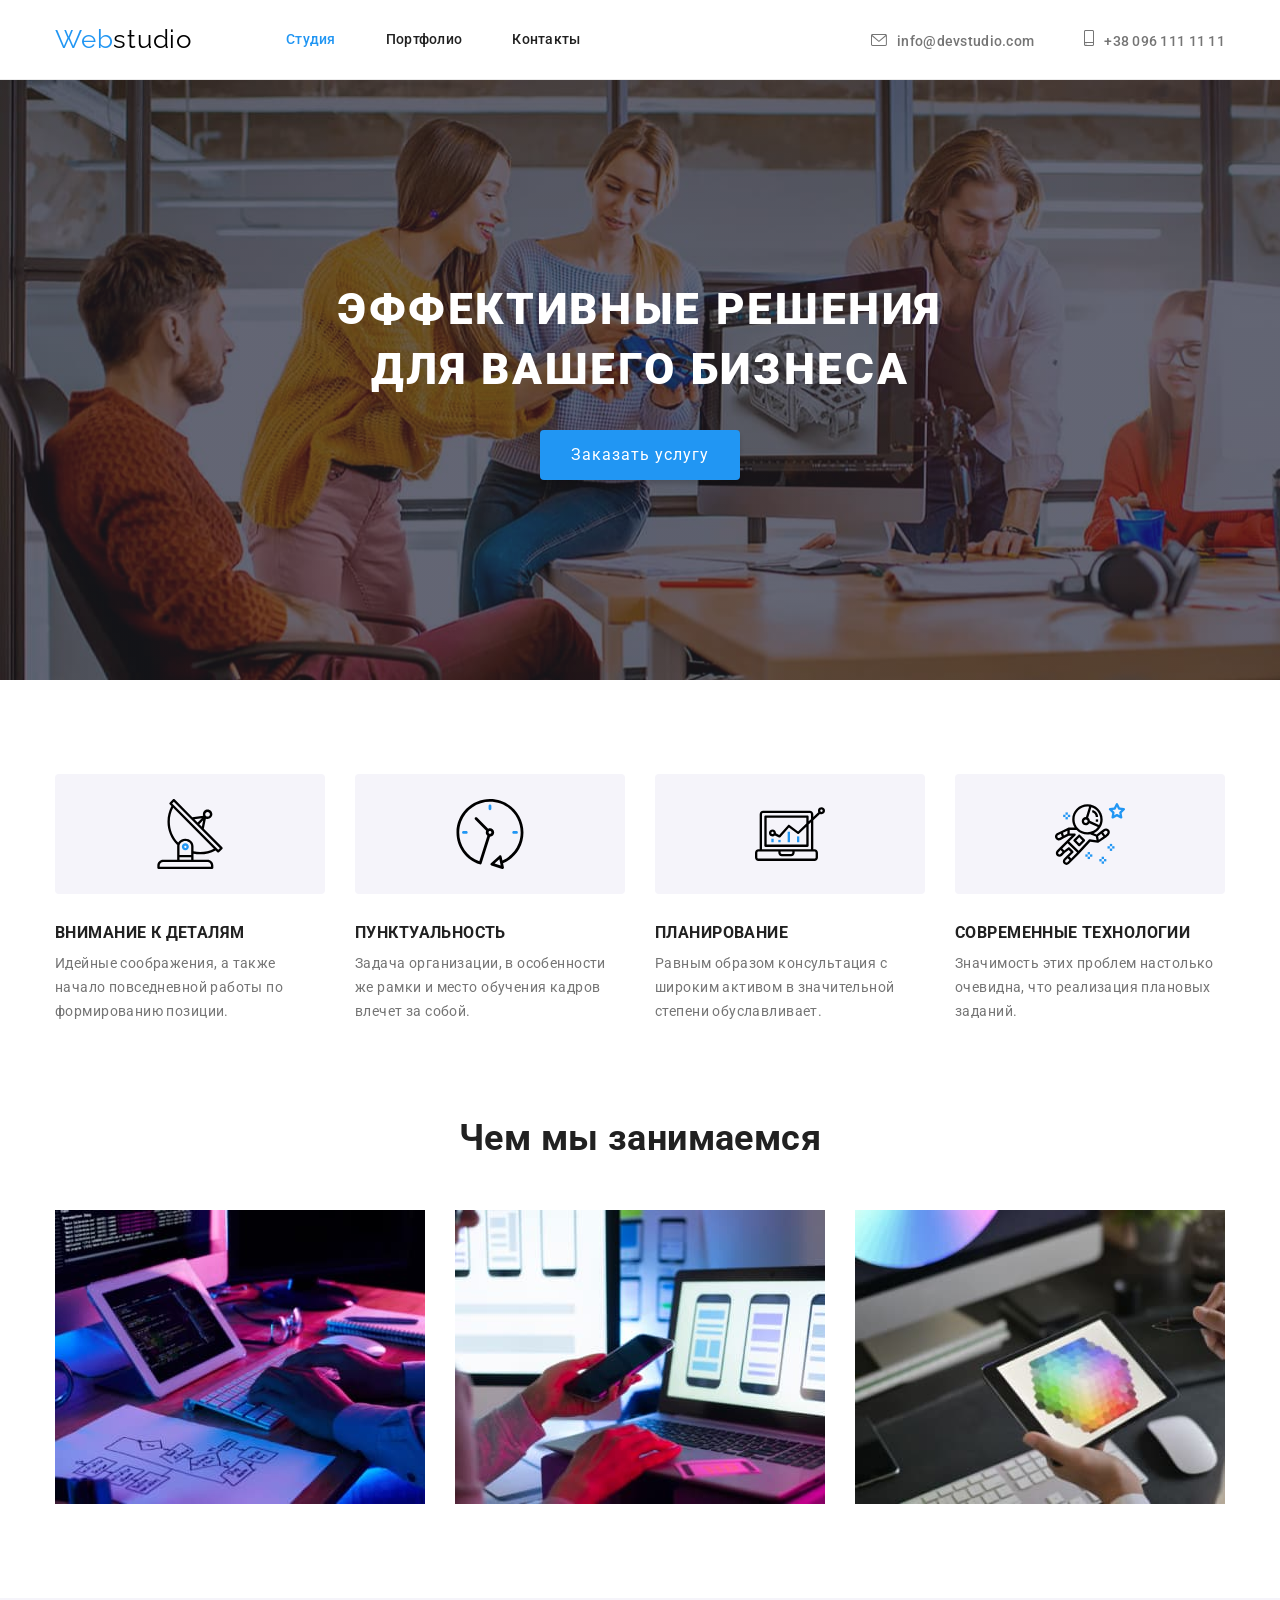
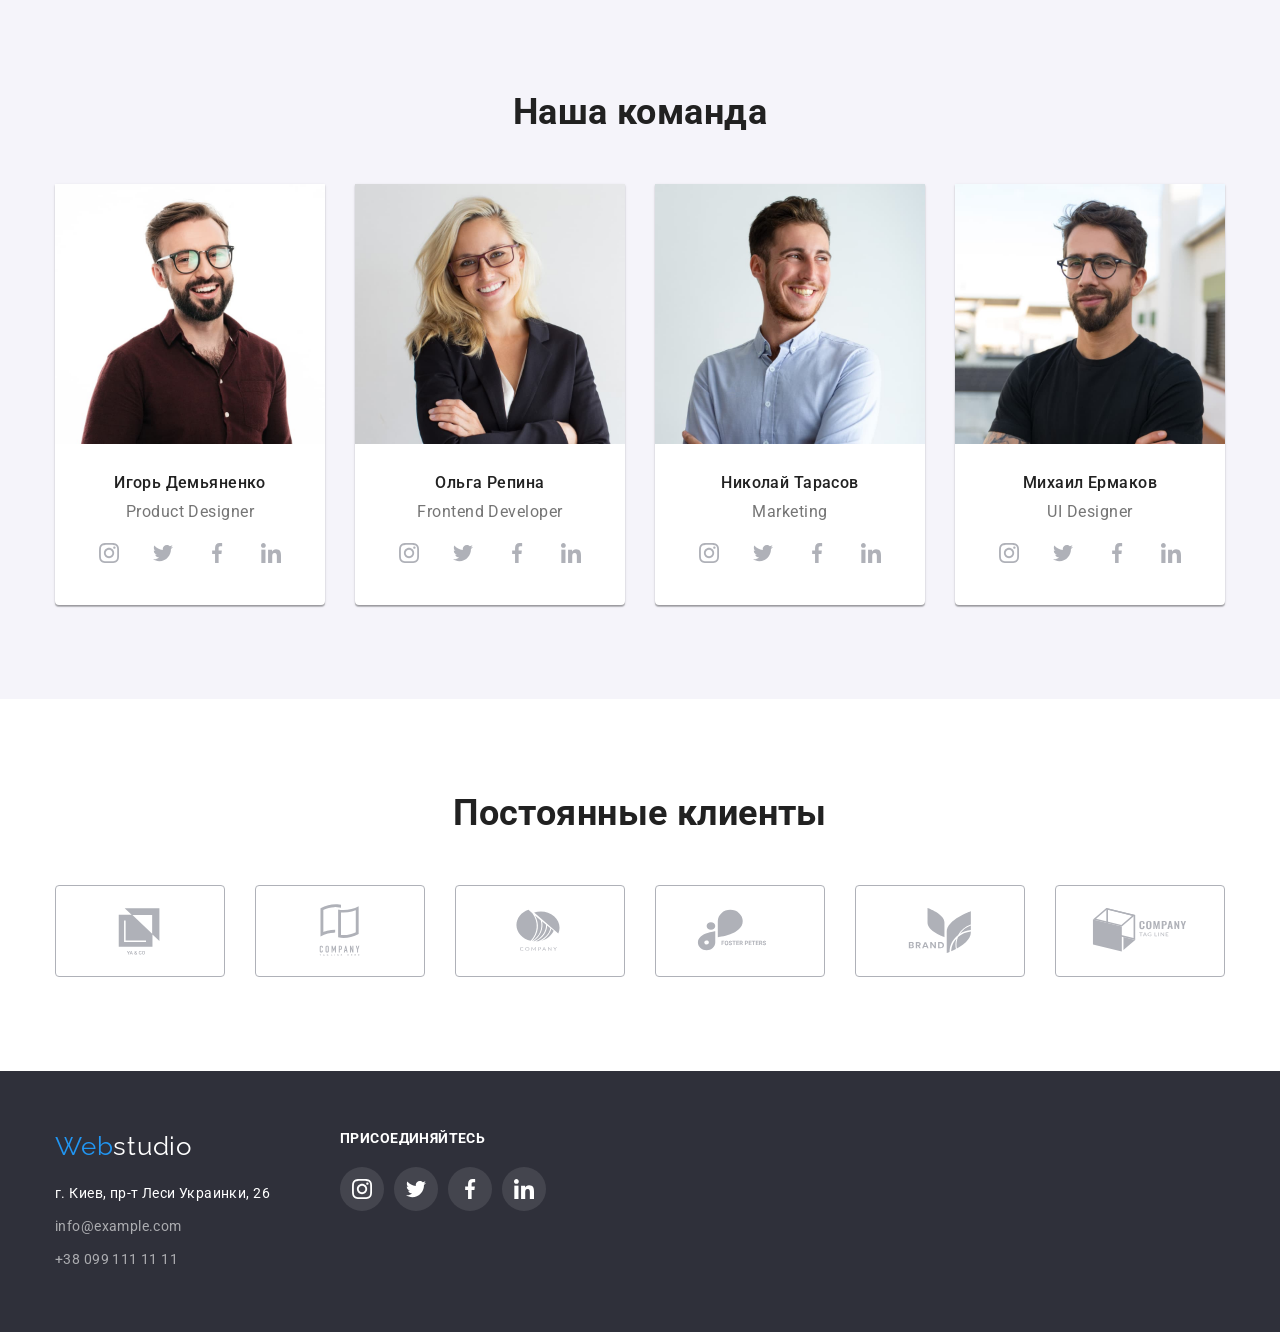
<file: index.html>
<!DOCTYPE html>
<html lang="ru">
<head>
    <meta charset="UTF-8">
    <meta http-equiv="X-UA-Compatible" content="IE=edge">
    <meta name="viewport" content="width=device-width, initial-scale=1.0">
    <link rel="preconnect" href="https://fonts.googleapis.com">
    <link rel="preconnect" href="https://fonts.gstatic.com" crossorigin>
    <link href="https://fonts.googleapis.com/css2?family=Raleway:wght@700&family=Roboto:wght@400;500;700;900&display=swap" rel="stylesheet">
    <link rel="stylesheet" href="https://cdnjs.cloudflare.com/ajax/libs/modern-normalize/1.1.0/modern-normalize.min.css"
        integrity="sha512-wpPYUAdjBVSE4KJnH1VR1HeZfpl1ub8YT/NKx4PuQ5NmX2tKuGu6U/JRp5y+Y8XG2tV+wKQpNHVUX03MfMFn9Q=="
        crossorigin="anonymous" referrerpolicy="no-referrer" />
    <link rel="stylesheet" href="css/styles.css">
    <title>Document</title>
</head>
<body>

    <header>
        <div class="container header-container">
            <nav class="navigation navigation-container">
                <a href="" class="logo-header">
                    <span class="web">Web</span><span class="studio">studio</span>
                </a>
                <ul class="menu-nav menu-nav-container">
                    <li class="nav-list-item">
                        <a href="" class="current">Студия</a>
                    </li>
                    <li class="nav-list-item">
                        <a href="./portfolio.html">Портфолио</a>
                    </li>
                    <li class="nav-list-item">
                        <a href="">Контакты</a>
                    </li>
                </ul>
            </nav>
            <ul class="contacts">
                <li class="contacts-list">
                    <a href="mailto:info@devstudio.com" class="email">
                        <svg class="envelope" width="16" height="12">
                            <use href="./images/sprite.svg#envelope" class="envelope-img"></use>
                        </svg>info@devstudio.com
                    </a>
                </li>
                <li class="contacts-list">
                    <a href="tel:+380961111111" class="tel-number">
                        <svg class="smartphone" width="10" height="16">
                            <use href="./images/sprite.svg#smartphone" class="smartphone-img"></use>
                        </svg>+38 096 111 11 11
                    </a>
                </li>
            </ul>
        </div> 
    </header>
    <main>
        <section class="hero">
        <div class="container hero-container">
            <h1 class="hero-title">
                Эффективные решения для вашего бизнеса
            </h1>
            <button type="button" class="main-button">Заказать услугу</button>
        </div>
        </section>
        <section class="desc section">
            <div class="container desc-container">
                <h2 hidden>Особенности</h2>
                <ul class="desc-list">
                    <li class="desc-list-item first-item">
                        <div class="desc-img-item">
                            <svg class="desc-img">
                                <use href="./images/sprite.svg#antenna"></use>
                            </svg>
                        </div>
                        <h3 class="desc-item-title">ВНИМАНИЕ К ДЕТАЛЯМ</h3>
                        <p class="desc-item-text">Идейные соображения, а также начало повседневной работы по формированию позиции.</p>
                    </li>
                    <li class="desc-list-item second-item">
                        <div class="desc-img-item">
                            <svg class="desc-img">
                                <use href="./images/sprite.svg#clock"></use>
                            </svg>
                        </div>
                        <h3 class="desc-item-title">ПУНКТУАЛЬНОСТЬ</h3>
                        <p class="desc-item-text">Задача организации, в особенности же рамки и место обучения кадров влечет за собой.</p>
                    </li>
                    <li class="desc-list-item third-item">
                        <div class="desc-img-item">
                            <svg class="desc-img">
                                <use href="./images/sprite.svg#diagram"></use>
                            </svg>
                        </div>
                        <h3 class="desc-item-title">ПЛАНИРОВАНИЕ</h3>
                        <p class="desc-item-text">Равным образом консультация с широким активом в значительной степени обуславливает.</p>
                    </li>
                    <li class="desc-list-item fourth-item">
                        <div class="desc-img-item">
                            <svg class="desc-img">
                                <use href="./images/sprite.svg#astronaut"></use>
                            </svg>
                        </div>
                        <h3 class="desc-item-title">СОВРЕМЕННЫЕ ТЕХНОЛОГИИ</h3>
                        <p class="desc-item-text">Значимость этих проблем настолько очевидна, что реализация плановых заданий.</p>
                    </li>
                </ul>
            </div>
        </section>
        <section class="caption section">
            <div class="container caption-container">
                <h2 class="caption-title">Чем мы занимаемся</h2>
                <ul class="caption-list-item">
                    <li class="caption-link-item">
                        <img src="./images/img1.jpg" alt="сотрудник кодит" width="370" height="294">
                    </li>
                    <li class="caption-link-item">
                        <img src="./images/img2.jpg" alt="сотрудник разрабатывать дизайн" width="370" height="294">
                    </li>
                    <li class="caption-link-item">
                        <img src="./images/img3.jpg" alt="сотрудник разрабатывать дизайн" width="370" height="294">
                    </li>
                </ul>
            </div>
        </section>
        <section class="team section">
            <div class="container team-container">
                <h2 class="team-title">Наша команда</h2>
                <ul class="team-list-item">
                    <li class="team-lint-item">
                        <img src="./images/team4.jpg" alt="сотрудник" width="270" height="260">
                        <div class="box-text-team">
                            <h3 class="team-text-name">Игорь Демьяненко</h3>
                            <p class="team-text-item">Product Designer</p>
                            <ul class="social-list">
                                <li class="social-list-link">
                                    <a href="" class="social-list-item">
                                        <svg class="social-list-icon" width="20" height="20">
                                           <use href="./images/sprite.svg#instagram"></use>
                                        </svg>
                                    </a>
                                </li>
                                <li class="social-list-link">
                                    <a href="" class="social-list-item">
                                        <svg class="social-list-icon" width="20" height="20">
                                           <use href="./images/sprite.svg#twitter"></use>
                                        </svg>
                                    </a>
                                </li>
                                <li class="social-list-link">
                                    <a href="" class="social-list-item">
                                        <svg class="social-list-icon" width="20" height="20">
                                           <use href="./images/sprite.svg#facebook"></use>
                                        </svg>
                                    </a>
                                </li>
                                <li class="social-list-link">
                                    <a href="" class="social-list-item">
                                        <svg class="social-list-icon" width="20" height="20">
                                           <use href="./images/sprite.svg#linkedin"></use>
                                        </svg>
                                    </a>
                                </li>
                            </ul>
                        </div>
                    </li>
                    <li class="team-lint-item">
                        <img src="./images/team1.jpg" alt="сотрудник" width="270" height="260">
                        <div class="box-text-team">
                            <h3 class="team-text-name">Ольга Репина</h3>
                            <p class="team-text-item">Frontend Developer</p>
                            <ul class="social-list">
                                <li class="social-list-link">
                                    <a href="" class="social-list-item">
                                        <svg class="social-list-icon" width="20" height="20">
                                            <use href="./images/sprite.svg#instagram"></use>
                                        </svg>
                                    </a>
                                </li>
                                <li class="social-list-link">
                                    <a href="" class="social-list-item">
                                        <svg class="social-list-icon" width="20" height="20">
                                            <use href="./images/sprite.svg#twitter"></use>
                                        </svg>
                                    </a>
                                </li>
                                <li class="social-list-link">
                                    <a href="" class="social-list-item">
                                        <svg class="social-list-icon" width="20" height="20">
                                            <use href="./images/sprite.svg#facebook"></use>
                                        </svg>
                                    </a>
                                </li>
                                <li class="social-list-link">
                                    <a href="" class="social-list-item">
                                        <svg class="social-list-icon" width="20" height="20">
                                            <use href="./images/sprite.svg#linkedin"></use>
                                        </svg>
                                    </a>
                                </li>
                            </ul>
                        </div>
                    </li>
                    <li class="team-lint-item">
                        <img src="./images/team2.jpg" alt="сотрудник" width="270" height="260">
                        <div class="box-text-team">
                            <h3 class="team-text-name">Николай Тарасов</h3>
                            <p class="team-text-item">Marketing</p>
                            <ul class="social-list">
                                <li class="social-list-link">
                                    <a href="" class="social-list-item">
                                        <svg class="social-list-icon" width="20" height="20">
                                            <use href="./images/sprite.svg#instagram"></use>
                                        </svg>
                                    </a>
                                </li>
                                <li class="social-list-link">
                                    <a href="" class="social-list-item">
                                        <svg class="social-list-icon" width="20" height="20">
                                            <use href="./images/sprite.svg#twitter"></use>
                                        </svg>
                                    </a>
                                </li>
                                <li class="social-list-link">
                                    <a href="" class="social-list-item">
                                        <svg class="social-list-icon" width="20" height="20">
                                            <use href="./images/sprite.svg#facebook"></use>
                                        </svg>
                                    </a>
                                </li>
                                <li class="social-list-link">
                                    <a href="" class="social-list-item">
                                        <svg class="social-list-icon" width="20" height="20">
                                            <use href="./images/sprite.svg#linkedin"></use>
                                        </svg>
                                    </a>
                                </li>
                            </ul>
                        </div>
                    </li>
                    <li class="team-lint-item">
                        <img src="./images/team3.jpg" alt="сотрудник" width="270" height="260">
                        <div class="box-text-team">
                            <h3 class="team-text-name">Михаил Ермаков</h3>
                            <p class="team-text-item">UI Designer</p>
                            <ul class="social-list">
                                <li class="social-list-link">
                                    <a href="" class="social-list-item">
                                        <svg class="social-list-icon" width="20" height="20">
                                            <use href="./images/sprite.svg#instagram"></use>
                                        </svg>
                                    </a>
                                </li>
                                <li class="social-list-link">
                                    <a href="" class="social-list-item">
                                        <svg class="social-list-icon" width="20" height="20">
                                            <use href="./images/sprite.svg#twitter"></use>
                                        </svg>
                                    </a>
                                </li>
                                <li class="social-list-link">
                                    <a href="" class="social-list-item">
                                        <svg class="social-list-icon" width="20" height="20">
                                            <use href="./images/sprite.svg#facebook"></use>
                                        </svg>
                                    </a>
                                </li>
                                <li class="social-list-link">
                                    <a href="" class="social-list-item">
                                        <svg class="social-list-icon" width="20" height="20">
                                            <use href="./images/sprite.svg#linkedin"></use>
                                        </svg>
                                    </a>
                                </li>
                            </ul>
                        </div>
                    </li>
                </ul>
            </div>
        </section>
        <section class="section">
            <h2 class="regular-customers">Постоянные клиенты</h2>
            <div class="customers-container container">
                <ul class="regular-customers-list">
                    <li class="regular-customers-item">
                        <a href="" class="regular-customers-link">
                            <svg class="regular-customers-img">
                                <use href="./images/sprite.svg#logo1"></use>
                            </svg>
                        </a>
                    </li>
                    <li class="regular-customers-item">
                        <a href="" class="regular-customers-link">
                            <svg class="regular-customers-img">
                                <use href="./images/sprite.svg#logo2"></use>
                            </svg>
                        </a>
                    </li>
                    <li class="regular-customers-item">
                        <a href="" class="regular-customers-link">
                            <svg class="regular-customers-img">
                                <use href="./images/sprite.svg#logo3"></use>
                            </svg>
                        </a>
                    </li>
                    <li class="regular-customers-item">
                        <a href="" class="regular-customers-link">
                            <svg class="regular-customers-img">
                                <use href="./images/sprite.svg#logo4"></use>
                            </svg>
                        </a>
                    </li>
                    <li class="regular-customers-item">
                        <a href="" class="regular-customers-link">
                            <svg class="regular-customers-img">
                                <use href="./images/sprite.svg#logo5"></use>
                            </svg>
                        </a>
                    </li>
                    <li class="regular-customers-item">
                        <a href="" class="regular-customers-link">
                            <svg class="regular-customers-img">
                                <use href="./images/sprite.svg#logo6"></use>
                            </svg>
                        </a>
                    </li>
                </ul>
            </div>
        </section>
    </main>
    <footer class="footer">
        <div class="container footer-container">
            <div class="contacts-container">
                <a href="" class="logo-footer">
                    <span class="web">Web</span><span class="studio">studio</span>
                </a>
                <address class="adds">
                    <ul class="adds-list">
                        <li class="adds-work">
                            <a href="">г. Киев, пр-т Леси Украинки, 26</a>
                        </li>
                        <li class="adds-contacts">
                            <a href="mailto:info@example.com">info@example.com</a>
                        </li>
                        <li class="adds-contacts">
                            <a href="tel:+380991111111">+38 099 111 11 11</a>
                        </li>
                    </ul>
                </address>
            </div>
            <div>
                <h2 class="footer-title">ПРИСОЕДИНЯЙТЕСЬ</h2>
                <ul class="social-list-footer">
                    <li class="social-list-link">
                        <a href="" class="social-list-item-footer">
                            <svg class="social-list-icon-footer" width="20" height="20">
                                <use href="./images/sprite.svg#instagram"></use>
                            </svg>
                        </a>
                    </li>
                    <li class="social-list-link">
                        <a href="" class="social-list-item-footer">
                            <svg class="social-list-icon-footer" width="20" height="20">
                                <use href="./images/sprite.svg#twitter"></use>
                            </svg>
                        </a>
                    </li>
                    <li class="social-list-link">
                        <a href="" class="social-list-item-footer">
                            <svg class="social-list-icon-footer" width="20" height="20">
                                <use href="./images/sprite.svg#facebook"></use>
                            </svg>
                        </a>
                    </li>
                    <li class="social-list-link">
                        <a href="" class="social-list-item-footer">
                            <svg class="social-list-icon-footer" width="20" height="20">
                                <use href="./images/sprite.svg#linkedin"></use>
                            </svg>
                        </a>
                    </li>
                </ul>
            </div>
        </div>
    </footer>
</body>
</html>
</file>
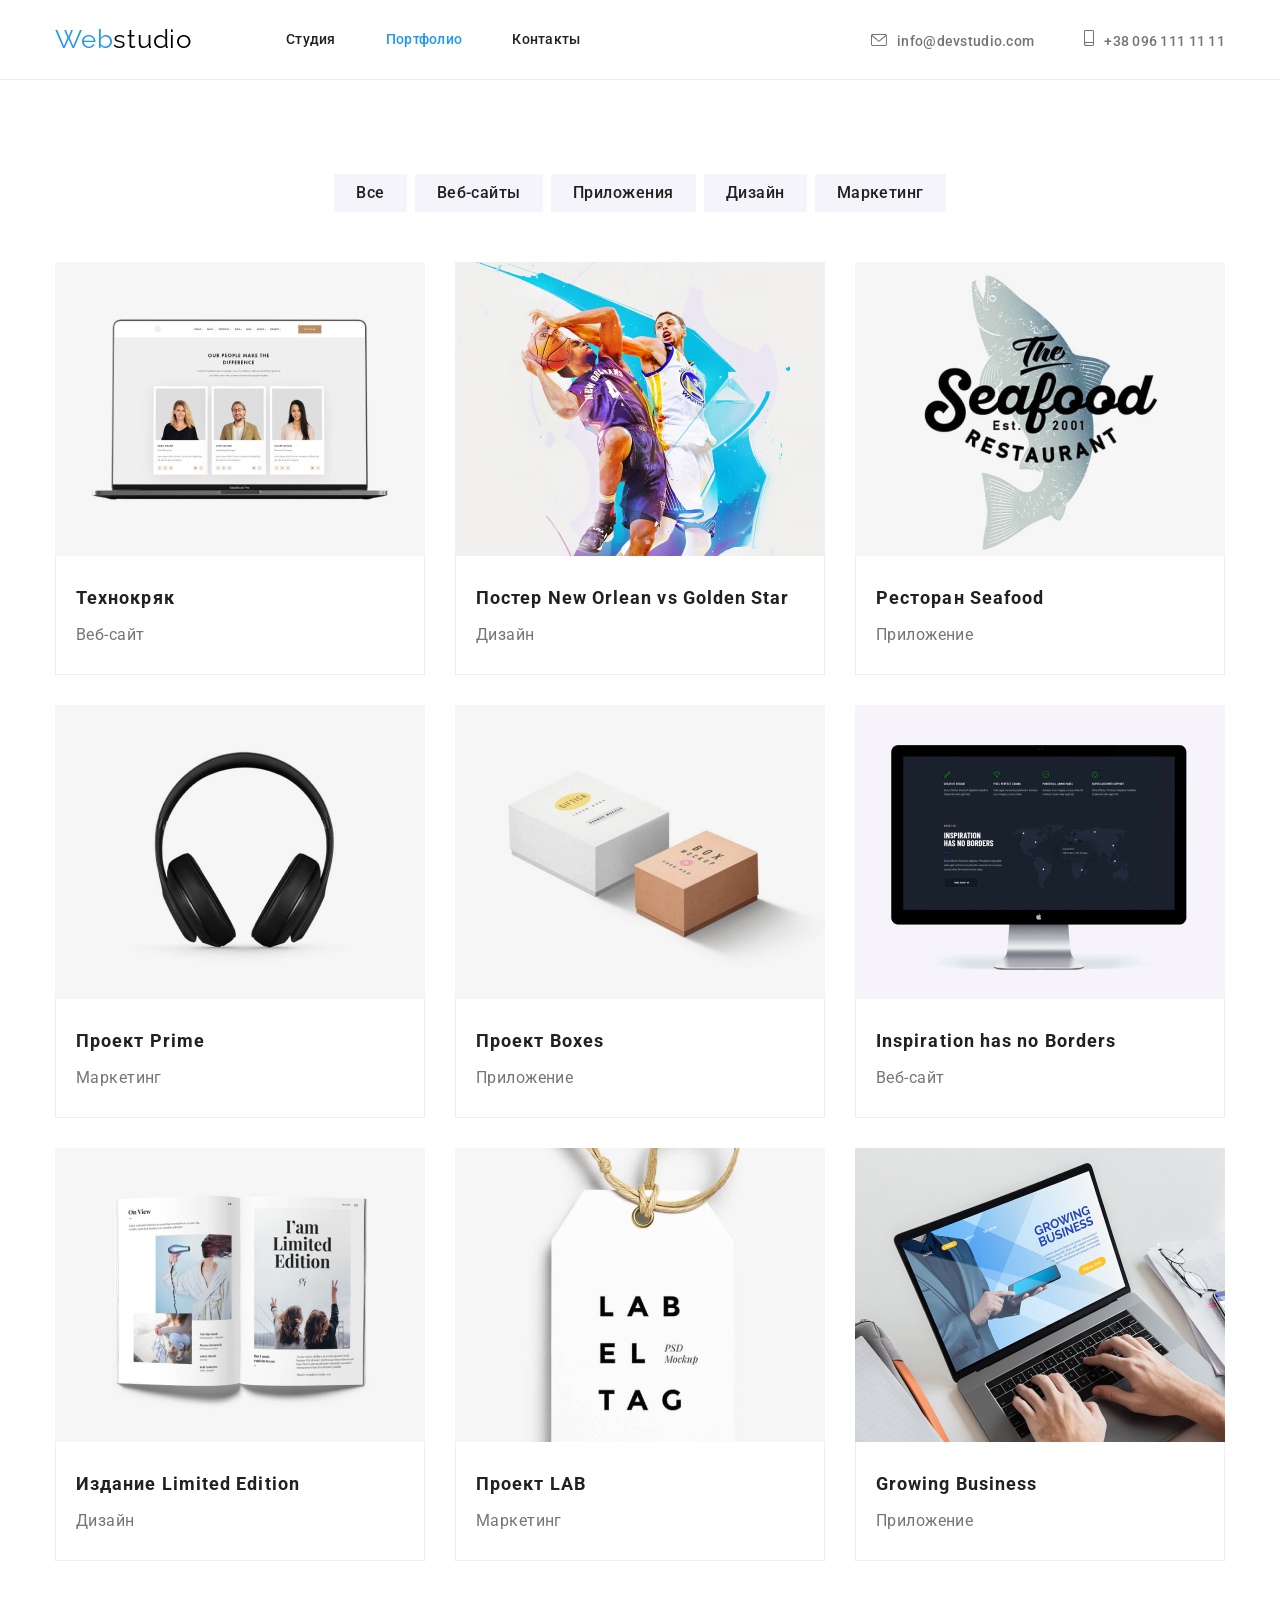
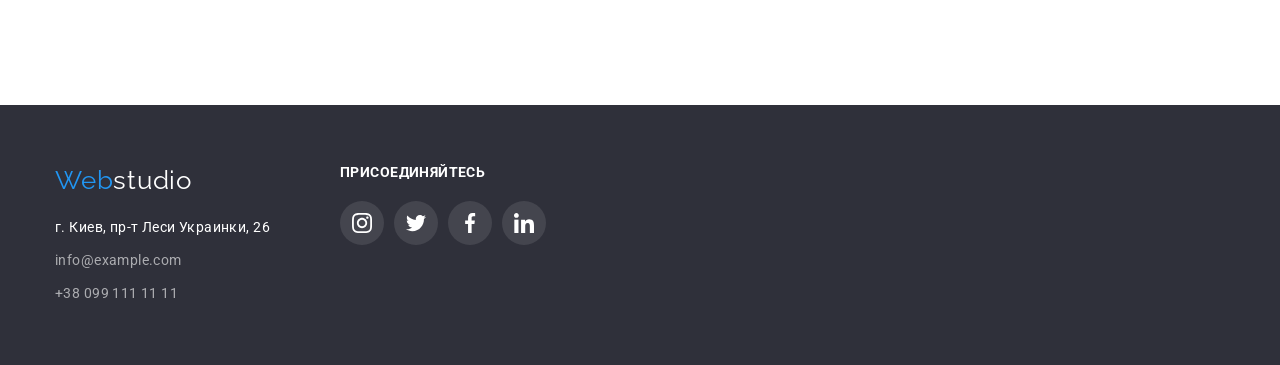
<file: portfolio.html>
<!DOCTYPE html>
<html lang="ru">
<head>
    <meta charset="UTF-8">
    <meta http-equiv="X-UA-Compatible" content="IE=edge">
    <meta name="viewport" content="width=device-width, initial-scale=1.0">
    <link rel="preconnect" href="https://fonts.googleapis.com">
    <link rel="preconnect" href="https://fonts.gstatic.com" crossorigin>
    <link href="https://fonts.googleapis.com/css2?family=Raleway:wght@700&family=Roboto:wght@400;500;700;900&display=swap" rel="stylesheet">
    <link rel="stylesheet" href="https://cdnjs.cloudflare.com/ajax/libs/modern-normalize/1.1.0/modern-normalize.min.css"
        integrity="sha512-wpPYUAdjBVSE4KJnH1VR1HeZfpl1ub8YT/NKx4PuQ5NmX2tKuGu6U/JRp5y+Y8XG2tV+wKQpNHVUX03MfMFn9Q=="
        crossorigin="anonymous" referrerpolicy="no-referrer" />
    <link rel="stylesheet" href="css/styles.css">
    <title>Document</title>
</head>
<body>
    <header>
        <div class="container header-container">
            <nav class="navigation navigation-container">
                <a href="" class="logo-header">
                    <span class="web">Web</span><span class="studio">studio</span>
                </a>
                <ul class="menu-nav menu-nav-container">
                    <li class="nav-list-item">
                        <a href="./index.html">Студия</a>
                    </li>
                    <li class="nav-list-item">
                        <a href="" class="current">Портфолио</a>
                    </li>
                    <li class="nav-list-item">
                        <a href="">Контакты</a>
                    </li>
                </ul>
            </nav>
            <ul class="contacts">
                <li class="contacts-list">
                    <a href="mailto:info@devstudio.com" class="email">
                        <svg class="envelope" width="16" height="12">
                            <use href="./images/sprite.svg#envelope" class="envelope-img"></use>
                        </svg>info@devstudio.com
                    </a>
                </li>
                <li class="contacts-list">
                    <a href="tel:+380961111111" class="tel-number">
                        <svg class="smartphone" width="10" height="16">
                            <use href="./images/sprite.svg#smartphone" class="smartphone-img"></use>
                        </svg>+38 096 111 11 11
                    </a>
                </li>
            </ul>
        </div>
    </header>
    <main>
        <section class="projects section">
            <div class="container filters">
                <h1 hidden>Портфолио</h1>
                <ul class="buttons-list">
                    <li class="button-list-nav">
                        <button type="button" class="button-nav">Все</button>
                    </li>
                    <li class="button-list-nav">
                        <button type="button" class="button-nav">Веб-сайты</button>
                    </li>
                    <li class="button-list-nav">
                        <button type="button" class="button-nav">Приложения</button>
                    </li>
                    <li class="button-list-nav">
                        <button type="button" class="button-nav">Дизайн</button>
                    </li>
                    <li class="button-list-nav">
                        <button type="button" class="button-nav">Маркетинг</button>
                    </li>
                </ul>
            
                <ul class="projects-list">
                    <li class="projects-item projects-box">
                        <a href="" class="projects-item-link">
                            <img src="./images/portfolio1.jpg" alt="ноутбук" width="370" height="294">
                            <div class="project-text">
                                <h2 class="project-item-title">Технокряк</h2>
                                <p class="project-item-text">Веб-сайт</p>
                            </div>
                        </a>
                    </li>
                    <li class="projects-item projects-box">
                        <a href="" class="projects-item-link">
                            <img src="./images/portfolio2.jpg" alt="постер матча" width="370" height="294">
                            <div class="project-text">
                                <h2 class="project-item-title">Постер <span lang="en">New Orlean vs Golden Star</span> </h2>
                                <p class="project-item-text">Дизайн</p>
                            </div>
                        </a>
                    </li>
                    <li class="projects-item projects-box">
                        <a href="" class="projects-item-link">
                            <img src="./images/portfolio3.jpg" alt="постер ресторан" width="370" height="294">
                            <div class="project-text">
                                <h2 class="project-item-title">Ресторан <span lang="en">Seafood</span> </h2>
                                <p class="project-item-text">Приложение</p>
                            </div>
                        </a>
                    </li>
                    <li class="projects-item projects-box">
                        <a href="" class="projects-item-link">
                            <img src="./images/portfolio4.jpg" alt="наушники" width="370" height="294">
                            <div class="project-text">
                                <h2 class="project-item-title">Проект <span lang="en">Prime</span> </h2>
                                <p class="project-item-text">Маркетинг</p>
                            </div>
                        </a>
                    </li>
                    <li class="projects-item projects-box">
                        <a href="" class="projects-item-link">
                            <img src="./images/portfolio5.jpg" alt="коробки" width="370" height="294">
                            <div class="project-text">
                                <h2 class="project-item-title">Проект <span lang="en">Boxes</span> </h2>
                                <p class="project-item-text">Приложение</p>
                            </div>
                        </a>
                    </li>
                    <li class="projects-item projects-box">
                        <a href="" class="projects-item-link">
                            <img src="./images/portfolio6.jpg" alt="моноблок" width="370" height="294">
                            <div class="project-text">
                                <h2 class="project-item-title"> <span lang="en">Inspiration has no Borders</span> </h2>
                                <p class="project-item-text">Веб-сайт</p>
                            </div>
                        </a>
                    </li>
                    <li class="projects-item projects-box">
                        <a href="" class="projects-item-link">
                            <img src="./images/portfolio7.jpg" alt="книга" width="370" height="294">
                            <div class="project-text">
                                <h2 class="project-item-title">Издание <span lang="en">Limited Edition</span> </h2>
                                <p class="project-item-text">Дизайн</p>
                            </div>
                        </a>
                    </li>
                    <li class="projects-item projects-box">
                        <a href="" class="projects-item-link">
                            <img src="./images/portfolio8.jpg" alt="бирка" width="370" height="294">
                            <div class="project-text">
                                <h2 class="project-item-title">Проект <span lang="en">LAB</span> </h2>
                                <p class="project-item-text">Маркетинг</p>
                            </div>
                        </a>
                    </li>
                    <li class="projects-item projects-box">
                        <a href="" class="projects-item-link">
                            <img src="./images/portfolio9.jpg" alt="ноутбук" width="370" height="294">
                            <div class="project-text">
                                <h2 class="project-item-title"> <span lang="en"> Growing Business</span> </h2>
                                <p class="project-item-text">Приложение</p>
                            </div>
                        </a>
                    </li>
                </ul>
            </div>
        </section>
    </main>
    <footer class="footer">
        <div class="container footer-container">
            <div class="contacts-container">
                <a href="" class="logo-footer">
                    <span class="web">Web</span><span class="studio">studio</span>
                </a>
                <address class="adds">
                    <ul class="adds-list">
                        <li class="adds-work">
                            <a href="">г. Киев, пр-т Леси Украинки, 26</a>
                        </li>
                        <li class="adds-contacts">
                            <a href="mailto:info@example.com">info@example.com</a>
                        </li>
                        <li class="adds-contacts">
                            <a href="tel:+380991111111">+38 099 111 11 11</a>
                        </li>
                    </ul>
                </address>
            </div>
            <div>
                <h2 class="footer-title">ПРИСОЕДИНЯЙТЕСЬ</h2>
                <ul class="social-list-footer">
                    <li class="social-list-link">
                        <a href="" class="social-list-item-footer">
                            <svg class="social-list-icon-footer" width="20" height="20">
                                <use href="./images/sprite.svg#instagram"></use>
                            </svg>
                        </a>
                    </li>
                    <li class="social-list-link">
                        <a href="" class="social-list-item-footer">
                            <svg class="social-list-icon-footer" width="20" height="20">
                                <use href="./images/sprite.svg#twitter"></use>
                            </svg>
                        </a>
                    </li>
                    <li class="social-list-link">
                        <a href="" class="social-list-item-footer">
                            <svg class="social-list-icon-footer" width="20" height="20">
                                <use href="./images/sprite.svg#facebook"></use>
                            </svg>
                        </a>
                    </li>
                    <li class="social-list-link">
                        <a href="" class="social-list-item-footer">
                            <svg class="social-list-icon-footer" width="20" height="20">
                                <use href="./images/sprite.svg#linkedin"></use>
                            </svg>
                        </a>
                    </li>
                </ul>
            </div>
        </div>
    </footer>
</body>
</html>
</file>
<file: css/styles.css>
:root {
  --main-color: #ffffff;
  --secondary-background-color: #f5f4fa;
  --accent-text-color: #2196f3;
  --secondary-accent-text-color: #188ce8;
  --title-color: #212121;
  --main-text-color: #757575;
  --primary-text-font: Roboto, sans-serif;
  --secondary-text-font: Raleway, sans-serif;
  --dark-background-color: #2f303a;
  --logo-color: #000000;
}

body {
  font-family: var(--primary-text-font);
  color: var(--title-color);
  background-color: var(--main-color);
  font-size: 14px;
  letter-spacing: 0.03em;
}

h1,
h2,
h3,
h4,
h5,
h6,
p {
  margin-top: 0;
  margin-bottom: 0;
}

ul,
ol {
  margin-top: 0;
  margin-bottom: 0;
  padding-left: 0;
}

img {
  display: block;
  max-width: 100%;
  height: auto;
}

a {
  text-decoration: none;
}

li {
  list-style-type: none;
}

.container {
  width: 1200px;
  padding-left: 15px;
  padding-right: 15px;
  margin-left: auto;
  margin-right: auto;
}

.section {
  padding-top: 94px;
  padding-bottom: 94px;
}

/* First page */

/* Header */

header {
  padding-top: 24px;
  padding-bottom: 24px;

  border-bottom: 1px solid #ececec;
}

.logo-header {
  font-family: var(--secondary-text-font);
  font-weight: 700px;
  font-size: 26px;
  line-height: 1.2;
  letter-spacing: 0.03em;

  margin-right: 94px;
}

.web {
  color: var(--accent-text-color);
}

.studio {
  color: var(--logo-color);
}

.menu-nav {
  font-weight: 500;
  font-size: 14px;
  line-height: 1.14;
  letter-spacing: 0.02em;
}

.menu-nav .current {
  color: var(--accent-text-color);
}

.menu-nav a {
  color: var(--title-color);
  text-decoration: none;
}
.menu-nav a:hover,
.menu-nav a:focus {
  color: var(--accent-text-color);
  text-decoration: none;
}

.contacts {
  font-weight: 500;
  font-size: 14px;
  line-height: 1.14;
  letter-spacing: 0.02em;

  display: flex;
  align-items: baseline;
  margin-left: auto;
}

.tel-number:hover,
.tel-number:focus,
.email:hover,
.email:focus {
  color: var(--accent-text-color);
}

.envelope,
.smartphone {
  margin-right: 10px;
}

.tel-number,
.email {
  display: block;
  color: var(--main-text-color);
  text-decoration: none;
  fill: var(--main-text-color);
}

.email:hover,
.email:focus,
.tel-number:hover,
.tel-number:focus {
  fill: var(--accent-text-color);
}

.header-container {
  display: flex;
  align-items: center;
}

.navigation-container {
  display: flex;
  align-items: center;
}

.menu-nav-container {
  display: flex;
}

.nav-list-item:not(:last-child) {
  margin-right: 50px;
}

.contacts-list:not(:last-child) {
  margin-right: 50px;
}

/* Main */

.hero {
  text-align: center;

  background-image: linear-gradient(rgba(47, 48, 58, 0.4), rgba(47, 48, 58, 0.4)),
    url(../images/teamwork.jpg);
  background-size: cover;
  background-color: #c4c4c4;

  padding-top: 200px;
  padding-bottom: 200px;
}

.hero-title {
  font-weight: 900;
  font-size: 44px;
  line-height: 1.36;
  letter-spacing: 0.06em;

  width: 696px;
  margin: 0 auto;

  margin-bottom: 30px;
  text-transform: uppercase;

  color: var(--main-color);
}

.main-button {
  font-family: inherit;
  font-weight: 700px;
  font-size: 16px;
  line-height: 1.87;
  letter-spacing: 0.06em;

  min-width: 200px;
  padding: 10px 16px;

  color: var(--main-color);
  background-color: var(--accent-text-color);
  box-shadow: 0px 4px 4px rgba(0, 0, 0, 0.15);
  border-radius: 4px;

  border: none;
}

.hero button:hover,
.hero button:focus {
  background: var(--secondary-accent-text-color);
  box-shadow: 0px 4px 4px rgba(0, 0, 0, 0.15);
  border-radius: 4px;

  cursor: pointer;
}

.desc {
  font-weight: 700px;
  font-size: 14px;
  line-height: 1.14;
}

.desc p {
  font-size: 14px;
  line-height: 1.71;

  color: var(--main-text-color);
}

.caption {
  padding-top: 0;
}

.caption h2,
.team h2 {
  font-weight: 700px;
  font-size: 36px;
  line-height: 1.16;

  color: var(--title-color);
}

.team {
  background: var(--secondary-background-color);
}

.team h3 {
  font-weight: 500;
  font-size: 16px;
  line-height: 1.18;
}

.team p {
  font-size: 16px;
  line-height: 1.18;
}

.desc-list {
  display: flex;
  flex-basis: calc(100% - 120px) / 4;
}

.desc-list-item:not(:last-child) {
  margin-right: 30px;
}

.desc-item-title {
  margin-bottom: 10px;
}

.desc-item-text {
  font-weight: 700px;
  font-size: 14px;
  line-height: 1.14;
  letter-spacing: 0.03em;

  width: 270px;
}

.desc-img-item {
  display: flex;
  justify-content: center;
  align-items: center;

  background: var(--secondary-background-color);
  border-radius: 4px;
  width: 270px;
  height: 120px;

  margin-bottom: 30px;
}

.desc-img {
  width: 70px;
  height: 70px;
}

.caption-title {
  text-align: center;
  margin-bottom: 50px;
}

.caption-list-item {
  display: flex;
  flex-basis: calc(100% - 90px) / 3;
}

.caption-link-item:not(:last-child) {
  margin-right: 30px;
}

.team-title {
  text-align: center;
  margin-bottom: 50px;
}

.team-list-item {
  display: flex;
  flex-basis: calc(100% - 120px) / 4;
}

.team-lint-item:not(:last-child) {
  margin-right: 30px;
}

.team-lint-item {
  box-shadow: 0px 1px 3px rgba(0, 0, 0, 0.12), 0px 1px 1px rgba(0, 0, 0, 0.14),
    0px 2px 1px rgba(0, 0, 0, 0.2);
  border-radius: 0px 0px 4px 4px;
  background: var(--main-color);
}

.team-text-name {
  text-align: center;
}

.team-text-item {
  font-weight: 400px;
  font-size: 16px;
  line-height: 1.18;
  letter-spacing: 0.03em;

  margin-top: 10px;
  text-align: center;

  color: var(--main-text-color);
}

.box-text-team {
  padding-top: 30px;
  padding-bottom: 30px;
}

.social-list {
  display: flex;
  justify-content: center;
  margin-top: 10px;
  padding-right: 32px;
  padding-left: 32px;
}

.social-list:not(:last-child) {
  margin-right: 10px;
}

.social-list-item {
  display: flex;
  justify-content: center;
  align-items: center;
  width: 44px;
  height: 44px;
  border-radius: 50%;
}

.social-list-icon {
  fill: #afb1b8;
}

.social-list-item:hover,
.social-list-item:focus {
  background-color: var(--accent-text-color);
}

.social-list-item:hover .social-list-icon,
.social-list-item:focus .social-list-icon {
  fill: var(--main-color);
}

.regular-customers {
  font-weight: 700px;
  font-size: 36px;
  line-height: 1.16;
  text-align: center;
  color: var(--title-color);
}

.customers-container {
  margin-top: 50px;
}

.regular-customers-list {
  display: flex;
  justify-content: center;
  align-items: center;
}

.regular-customers-link {
  display: flex;
  justify-content: center;
  align-items: center;
  width: 170px;
  height: 92px;
  border: 1px solid #afb1b8;
  box-sizing: border-box;
  border-radius: 4px;
}

.regular-customers-img {
  width: 106px;
  height: 60px;
  fill: #afb1b8;
}

.regular-customers-link:hover,
.regular-customers-link:focus {
  fill: var(--accent-text-color);
  border: 1px solid var(--accent-text-color);
  box-sizing: border-box;
  border-radius: 4px;
}

.regular-customers-link:hover .regular-customers-img,
.regular-customers-link:focus .regular-customers-img {
  fill: var(--accent-text-color);
}

.regular-customers-item:not(:last-child) {
  margin-right: 30px;
}

/* Footer */

footer {
  padding-top: 60px;
  padding-bottom: 60px;
  background-color: var(--dark-background-color);
}

.logo-footer {
  font-family: var(--secondary-text-font);
  font-weight: 700px;
  font-size: 26px;
  line-height: 1.2;
  letter-spacing: 0.03em;
}

.logo-footer .studio {
  color: var(--main-color);
}

.adds-list {
  font-style: normal;
  font-size: 14px;
  line-height: 1.7;
  letter-spacing: 0.03em;
}

.adds-work,
.adds-contacts:not(:last-child) {
  margin-bottom: 9px;
}

.adds-work a {
  color: var(--main-color);
  text-decoration: none;
}

.adds-work a:hover,
.adds-work a:focus {
  color: var(--accent-text-color);
  text-decoration: none;
}

.adds-contacts a {
  color: rgba(255, 255, 255, 0.6);
}

.adds-contacts a:hover,
.adds-contacts a:focus {
  color: var(--accent-text-color);
}

.adds {
  margin-top: 20px;
}

.footer-container {
  display: flex;
}

.footer-title {
  font-weight: 700px;
  font-size: 14px;
  line-height: 1.14;
  margin-bottom: 20px;

  color: var(--main-color);
}

.social-list-footer {
  display: flex;
  justify-content: center;
  align-items: center;
}

.social-list-link:not(:last-child) {
  margin-right: 10px;
}

.social-list-item-footer {
  display: flex;
  justify-content: center;
  align-items: center;
  width: 44px;
  height: 44px;
  border-radius: 50%;
  background: rgba(255, 255, 255, 0.1);
}

.social-list-icon-footer {
  fill: var(--main-color);
}

.social-list-item-footer:hover,
.social-list-item-footer:focus {
  background-color: var(--accent-text-color);
}

.social-list-item-footer:hover .social-list-icon-footer,
.social-list-item-footer:focus .social-list-icon-footer {
  fill: var(--main-color);
}

.contacts-container {
  margin-right: 70px;
}

/* END First page */

/* Second page */

/* Main */

.buttons-list button {
  font-weight: 500;
  font-size: 16px;
  line-height: 1.62;
  letter-spacing: 0.03em;

  color: var(--title-color);
}

.button-nav {
  padding: 6px 22px;
  border-radius: 4px;

  border: 0px;
  background-color: var(--secondary-background-color);
}

.button-nav:hover,
.button-nav:focus {
  color: var(--main-color);
  background-color: var(--accent-text-color);
  text-decoration: none;
  cursor: pointer;

  box-shadow: 0px 3px 1px rgba(0, 0, 0, 0.1), 0px 1px 2px rgba(0, 0, 0, 0.08),
    0px 2px 2px rgba(0, 0, 0, 0.12);
}

.button-list-nav {
  font-family: inherit;
  font-weight: 400;
  font-size: 14px;
  line-height: 1.71;
  letter-spacing: 0.03em;

  color: var(--title-color);
  background-color: var(--secondary-background-color);
}

.projects-box:hover,
.projects-box:focus {
  box-sizing: border-box;
  box-shadow: 0px 1px 1px rgba(0, 0, 0, 0.12), 0px 4px 4px rgba(0, 0, 0, 0.06),
    1px 4px 6px rgba(0, 0, 0, 0.16);
}

.projects-item h2 {
  font-weight: 700;
  font-size: 18px;
  line-height: 2;
  letter-spacing: 0.06em;

  color: var(--title-color);
}

.projects-item p {
  font-size: 16px;
  line-height: 1.87;

  color: var(--main-text-color);
}

.filters {
  margin-bottom: 50px;
}

.buttons-list {
  display: flex;
  flex-basis: calc(100% - 40px) / 5;
  justify-content: center;

  margin-bottom: 50px;
}

.button-list-nav:not(:last-child) {
  margin-right: 8px;
}

.projects-list {
  display: flex;
  flex-wrap: wrap;
}

.projects-item:not(:nth-child(3n)) {
  margin-right: 30px;
}

.projects-item:not(:nth-last-child(-n + 3)) {
  margin-bottom: 30px;
}

.project-text {
  background: var(--main-color);
  border-left: 1px solid #eeeeee;
  border-right: 1px solid #eeeeee;
  border-bottom: 1px solid #eeeeee;
  box-sizing: border-box;

  padding: 24px 20px;
}

.project-item-title {
  margin-bottom: 4px;
}
</file>
